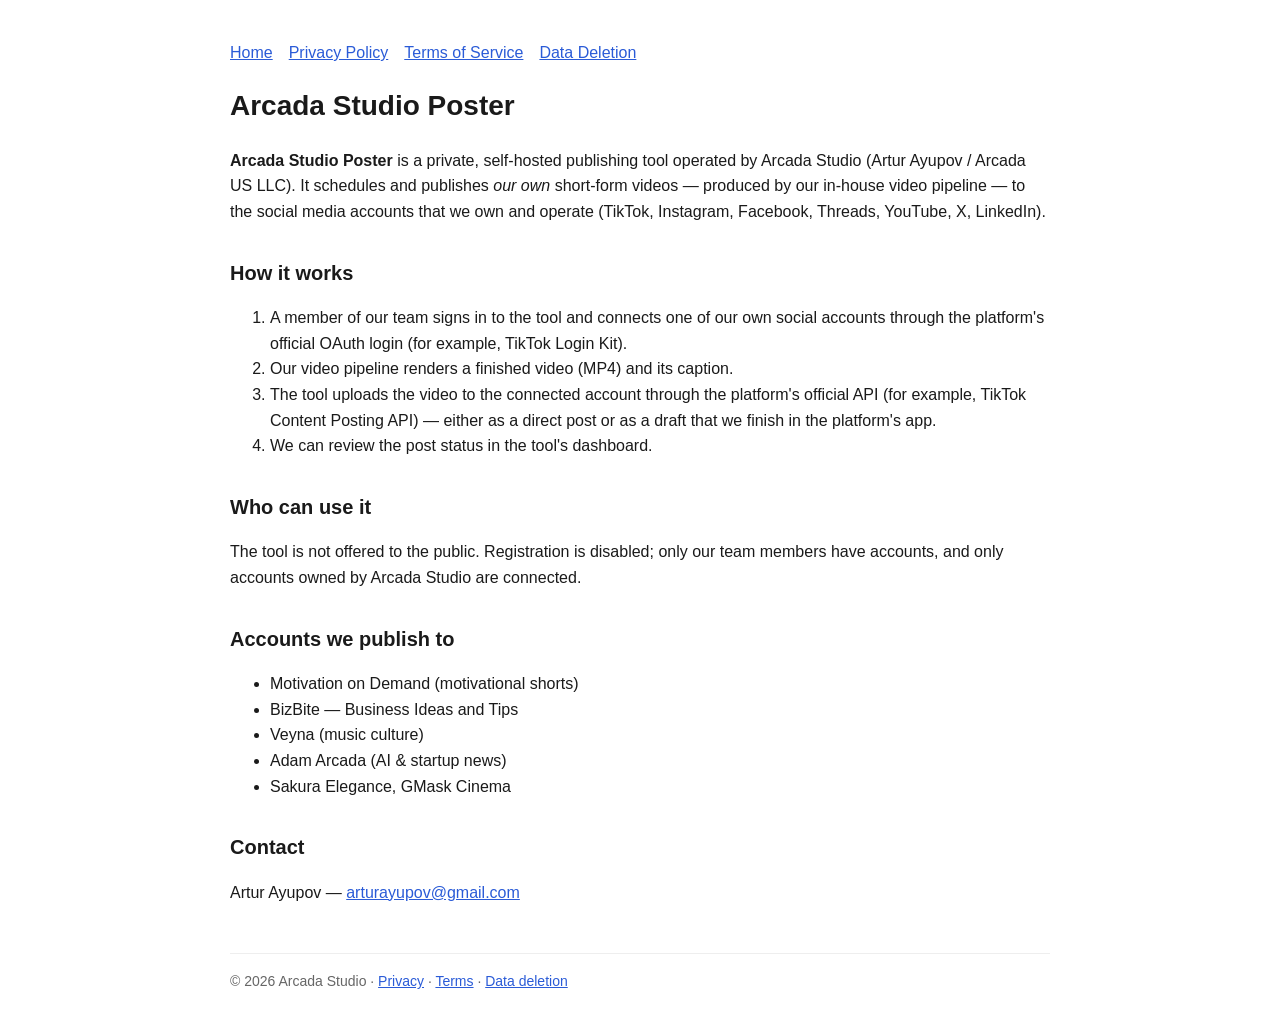
<file: index.html>
<!doctype html><html lang="en"><head><meta charset="utf-8"><meta name="viewport" content="width=device-width,initial-scale=1"><title>Arcada Studio Poster</title><link rel="stylesheet" href="_style.css"></head><body>
<nav><a href="index.html">Home</a><a href="privacy.html">Privacy Policy</a><a href="terms.html">Terms of Service</a><a href="data-deletion.html">Data Deletion</a></nav>
<h1>Arcada Studio Poster</h1>
<p><strong>Arcada Studio Poster</strong> is a private, self-hosted publishing tool operated by Arcada Studio (Artur Ayupov / Arcada US LLC). It schedules and publishes <em>our own</em> short-form videos — produced by our in-house video pipeline — to the social media accounts that we own and operate (TikTok, Instagram, Facebook, Threads, YouTube, X, LinkedIn).</p>
<h2>How it works</h2>
<ol><li>A member of our team signs in to the tool and connects one of our own social accounts through the platform's official OAuth login (for example, TikTok Login Kit).</li><li>Our video pipeline renders a finished video (MP4) and its caption.</li><li>The tool uploads the video to the connected account through the platform's official API (for example, TikTok Content Posting API) — either as a direct post or as a draft that we finish in the platform's app.</li><li>We can review the post status in the tool's dashboard.</li></ol>
<h2>Who can use it</h2>
<p>The tool is not offered to the public. Registration is disabled; only our team members have accounts, and only accounts owned by Arcada Studio are connected.</p>
<h2>Accounts we publish to</h2>
<ul><li>Motivation on Demand (motivational shorts)</li><li>BizBite — Business Ideas and Tips</li><li>Veyna (music culture)</li><li>Adam Arcada (AI &amp; startup news)</li><li>Sakura Elegance, GMask Cinema</li></ul>
<h2>Contact</h2><p>Artur Ayupov — <a href="mailto:arturayupov@gmail.com">arturayupov@gmail.com</a></p>
<footer>© 2026 Arcada Studio · <a href="privacy.html">Privacy</a> · <a href="terms.html">Terms</a> · <a href="data-deletion.html">Data deletion</a></footer></body></html>
</file>
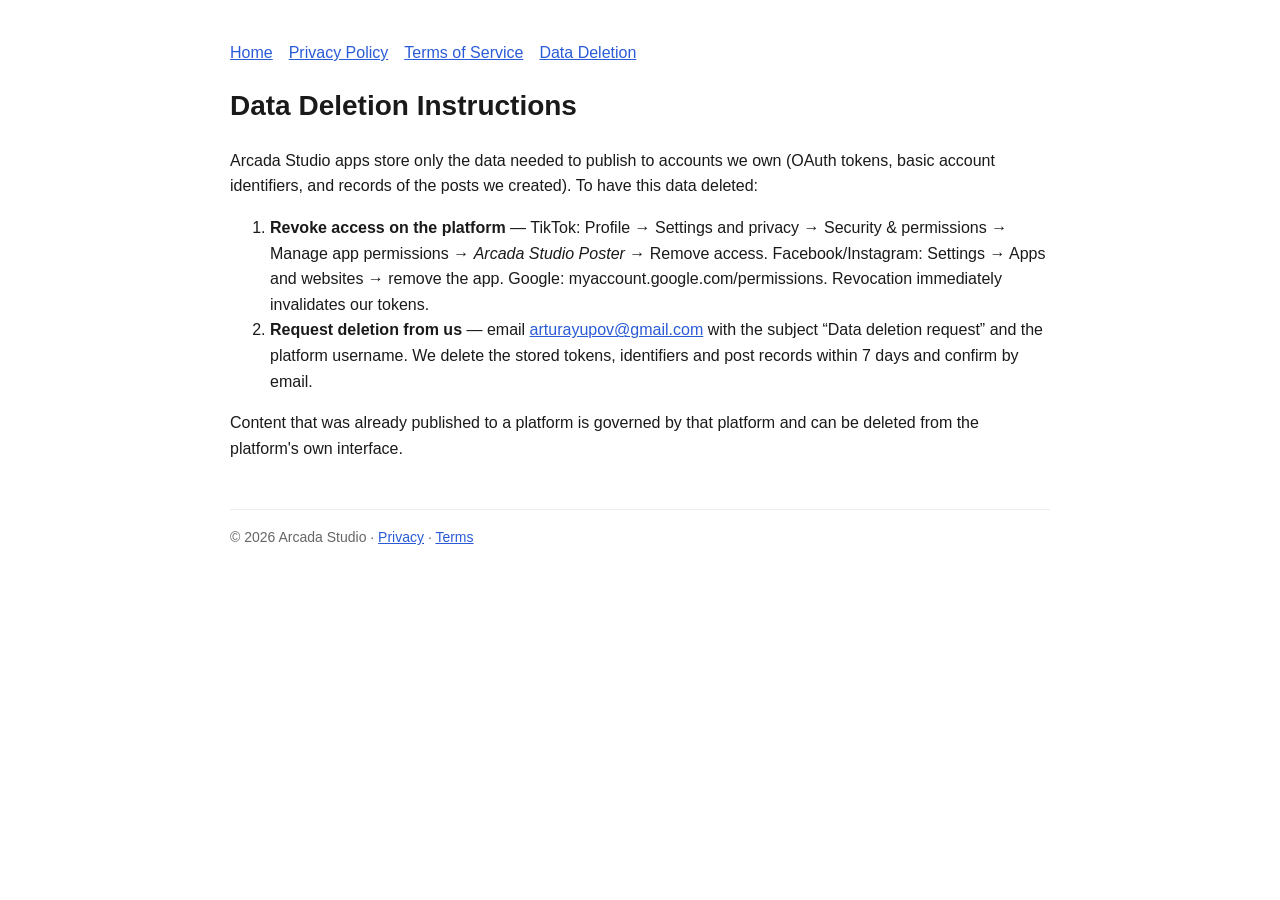
<file: data-deletion.html>
<!doctype html><html lang="en"><head><meta charset="utf-8"><meta name="viewport" content="width=device-width,initial-scale=1"><title>Data Deletion Instructions — Arcada Studio apps</title><link rel="stylesheet" href="_style.css"></head><body>
<nav><a href="index.html">Home</a><a href="privacy.html">Privacy Policy</a><a href="terms.html">Terms of Service</a><a href="data-deletion.html">Data Deletion</a></nav>
<h1>Data Deletion Instructions</h1>
<p>Arcada Studio apps store only the data needed to publish to accounts we own (OAuth tokens, basic account identifiers, and records of the posts we created). To have this data deleted:</p>
<ol><li><strong>Revoke access on the platform</strong> — TikTok: Profile &rarr; Settings and privacy &rarr; Security &amp; permissions &rarr; Manage app permissions &rarr; <em>Arcada Studio Poster</em> &rarr; Remove access. Facebook/Instagram: Settings &rarr; Apps and websites &rarr; remove the app. Google: myaccount.google.com/permissions. Revocation immediately invalidates our tokens.</li>
<li><strong>Request deletion from us</strong> — email <a href="mailto:arturayupov@gmail.com?subject=Data%20deletion%20request">arturayupov@gmail.com</a> with the subject “Data deletion request” and the platform username. We delete the stored tokens, identifiers and post records within 7 days and confirm by email.</li></ol>
<p>Content that was already published to a platform is governed by that platform and can be deleted from the platform's own interface.</p>
<footer>© 2026 Arcada Studio · <a href="privacy.html">Privacy</a> · <a href="terms.html">Terms</a></footer></body></html>
</file>
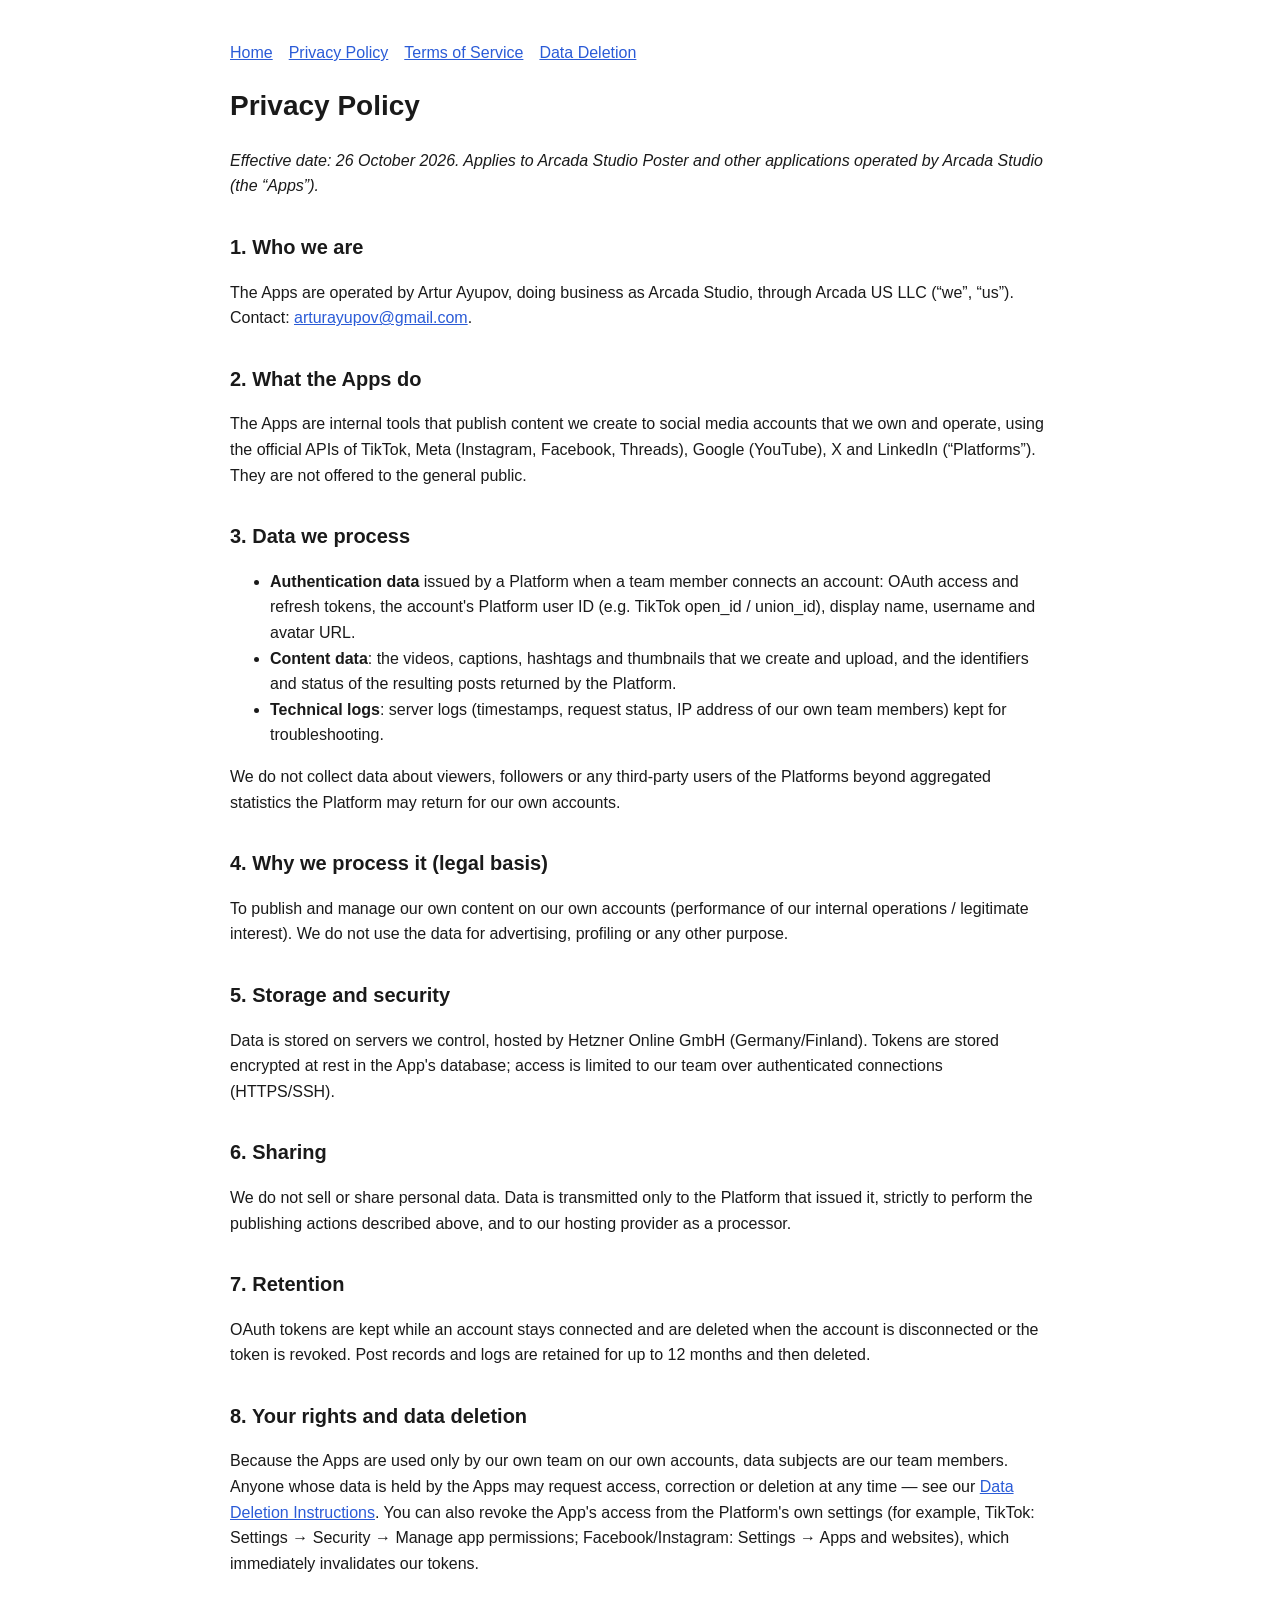
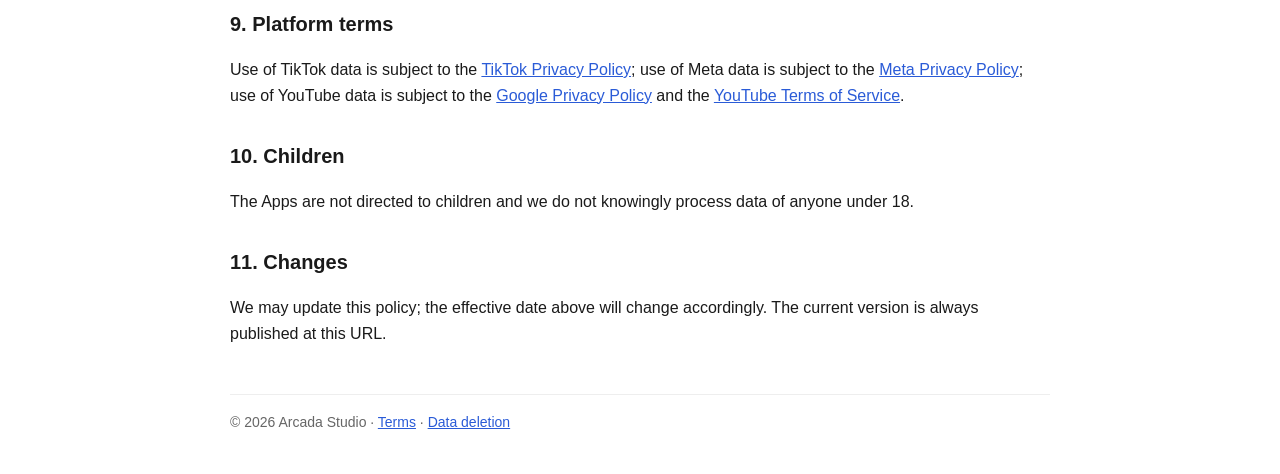
<file: privacy.html>
<!doctype html><html lang="en"><head><meta charset="utf-8"><meta name="viewport" content="width=device-width,initial-scale=1"><title>Privacy Policy — Arcada Studio apps</title><link rel="stylesheet" href="_style.css"></head><body>
<nav><a href="index.html">Home</a><a href="privacy.html">Privacy Policy</a><a href="terms.html">Terms of Service</a><a href="data-deletion.html">Data Deletion</a></nav>
<h1>Privacy Policy</h1><p><em>Effective date: 26 October 2026. Applies to Arcada Studio Poster and other applications operated by Arcada Studio (the “Apps”).</em></p>
<h2>1. Who we are</h2><p>The Apps are operated by Artur Ayupov, doing business as Arcada Studio, through Arcada US LLC (“we”, “us”). Contact: <a href="mailto:arturayupov@gmail.com">arturayupov@gmail.com</a>.</p>
<h2>2. What the Apps do</h2><p>The Apps are internal tools that publish content we create to social media accounts that we own and operate, using the official APIs of TikTok, Meta (Instagram, Facebook, Threads), Google (YouTube), X and LinkedIn (“Platforms”). They are not offered to the general public.</p>
<h2>3. Data we process</h2><ul>
<li><strong>Authentication data</strong> issued by a Platform when a team member connects an account: OAuth access and refresh tokens, the account's Platform user ID (e.g. TikTok open_id / union_id), display name, username and avatar URL.</li>
<li><strong>Content data</strong>: the videos, captions, hashtags and thumbnails that we create and upload, and the identifiers and status of the resulting posts returned by the Platform.</li>
<li><strong>Technical logs</strong>: server logs (timestamps, request status, IP address of our own team members) kept for troubleshooting.</li></ul>
<p>We do not collect data about viewers, followers or any third-party users of the Platforms beyond aggregated statistics the Platform may return for our own accounts.</p>
<h2>4. Why we process it (legal basis)</h2><p>To publish and manage our own content on our own accounts (performance of our internal operations / legitimate interest). We do not use the data for advertising, profiling or any other purpose.</p>
<h2>5. Storage and security</h2><p>Data is stored on servers we control, hosted by Hetzner Online GmbH (Germany/Finland). Tokens are stored encrypted at rest in the App's database; access is limited to our team over authenticated connections (HTTPS/SSH).</p>
<h2>6. Sharing</h2><p>We do not sell or share personal data. Data is transmitted only to the Platform that issued it, strictly to perform the publishing actions described above, and to our hosting provider as a processor.</p>
<h2>7. Retention</h2><p>OAuth tokens are kept while an account stays connected and are deleted when the account is disconnected or the token is revoked. Post records and logs are retained for up to 12 months and then deleted.</p>
<h2>8. Your rights and data deletion</h2><p>Because the Apps are used only by our own team on our own accounts, data subjects are our team members. Anyone whose data is held by the Apps may request access, correction or deletion at any time — see our <a href="data-deletion.html">Data Deletion Instructions</a>. You can also revoke the App's access from the Platform's own settings (for example, TikTok: Settings &rarr; Security &rarr; Manage app permissions; Facebook/Instagram: Settings &rarr; Apps and websites), which immediately invalidates our tokens.</p>
<h2>9. Platform terms</h2><p>Use of TikTok data is subject to the <a href="https://www.tiktok.com/legal/page/row/privacy-policy/en">TikTok Privacy Policy</a>; use of Meta data is subject to the <a href="https://www.facebook.com/privacy/policy/">Meta Privacy Policy</a>; use of YouTube data is subject to the <a href="https://policies.google.com/privacy">Google Privacy Policy</a> and the <a href="https://www.youtube.com/t/terms">YouTube Terms of Service</a>.</p>
<h2>10. Children</h2><p>The Apps are not directed to children and we do not knowingly process data of anyone under 18.</p>
<h2>11. Changes</h2><p>We may update this policy; the effective date above will change accordingly. The current version is always published at this URL.</p>
<footer>© 2026 Arcada Studio · <a href="terms.html">Terms</a> · <a href="data-deletion.html">Data deletion</a></footer></body></html>
</file>
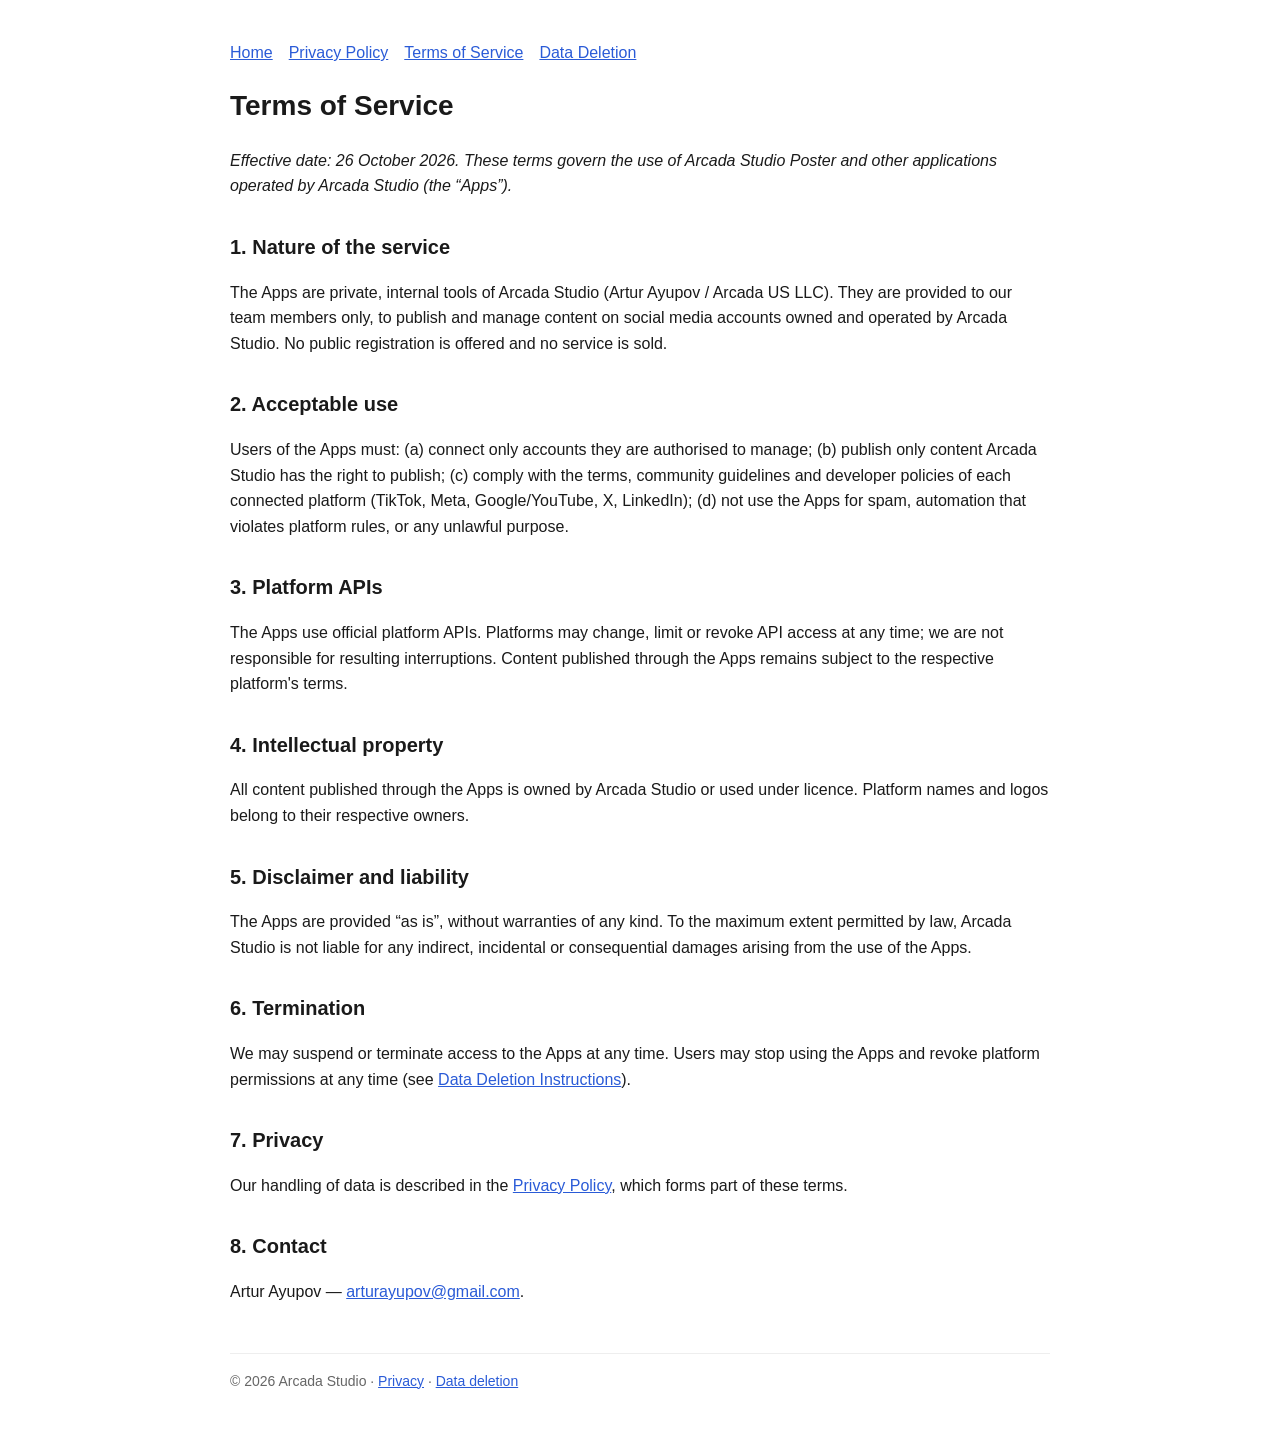
<file: terms.html>
<!doctype html><html lang="en"><head><meta charset="utf-8"><meta name="viewport" content="width=device-width,initial-scale=1"><title>Terms of Service — Arcada Studio apps</title><link rel="stylesheet" href="_style.css"></head><body>
<nav><a href="index.html">Home</a><a href="privacy.html">Privacy Policy</a><a href="terms.html">Terms of Service</a><a href="data-deletion.html">Data Deletion</a></nav>
<h1>Terms of Service</h1><p><em>Effective date: 26 October 2026. These terms govern the use of Arcada Studio Poster and other applications operated by Arcada Studio (the “Apps”).</em></p>
<h2>1. Nature of the service</h2><p>The Apps are private, internal tools of Arcada Studio (Artur Ayupov / Arcada US LLC). They are provided to our team members only, to publish and manage content on social media accounts owned and operated by Arcada Studio. No public registration is offered and no service is sold.</p>
<h2>2. Acceptable use</h2><p>Users of the Apps must: (a) connect only accounts they are authorised to manage; (b) publish only content Arcada Studio has the right to publish; (c) comply with the terms, community guidelines and developer policies of each connected platform (TikTok, Meta, Google/YouTube, X, LinkedIn); (d) not use the Apps for spam, automation that violates platform rules, or any unlawful purpose.</p>
<h2>3. Platform APIs</h2><p>The Apps use official platform APIs. Platforms may change, limit or revoke API access at any time; we are not responsible for resulting interruptions. Content published through the Apps remains subject to the respective platform's terms.</p>
<h2>4. Intellectual property</h2><p>All content published through the Apps is owned by Arcada Studio or used under licence. Platform names and logos belong to their respective owners.</p>
<h2>5. Disclaimer and liability</h2><p>The Apps are provided “as is”, without warranties of any kind. To the maximum extent permitted by law, Arcada Studio is not liable for any indirect, incidental or consequential damages arising from the use of the Apps.</p>
<h2>6. Termination</h2><p>We may suspend or terminate access to the Apps at any time. Users may stop using the Apps and revoke platform permissions at any time (see <a href="data-deletion.html">Data Deletion Instructions</a>).</p>
<h2>7. Privacy</h2><p>Our handling of data is described in the <a href="privacy.html">Privacy Policy</a>, which forms part of these terms.</p>
<h2>8. Contact</h2><p>Artur Ayupov — <a href="mailto:arturayupov@gmail.com">arturayupov@gmail.com</a>.</p>
<footer>© 2026 Arcada Studio · <a href="privacy.html">Privacy</a> · <a href="data-deletion.html">Data deletion</a></footer></body></html>
</file>
<file: _style.css>
body{max-width:820px;margin:40px auto;padding:0 20px;font:16px/1.6 -apple-system,Segoe UI,Roboto,Helvetica,Arial,sans-serif;color:#1a1a1a}h1{font-size:28px}h2{font-size:20px;margin-top:32px}a{color:#2a5bd7}nav a{margin-right:16px}footer{margin-top:48px;color:#666;font-size:14px;border-top:1px solid #eee;padding-top:16px}code{background:#f4f4f5;padding:1px 5px;border-radius:4px}
</file>
